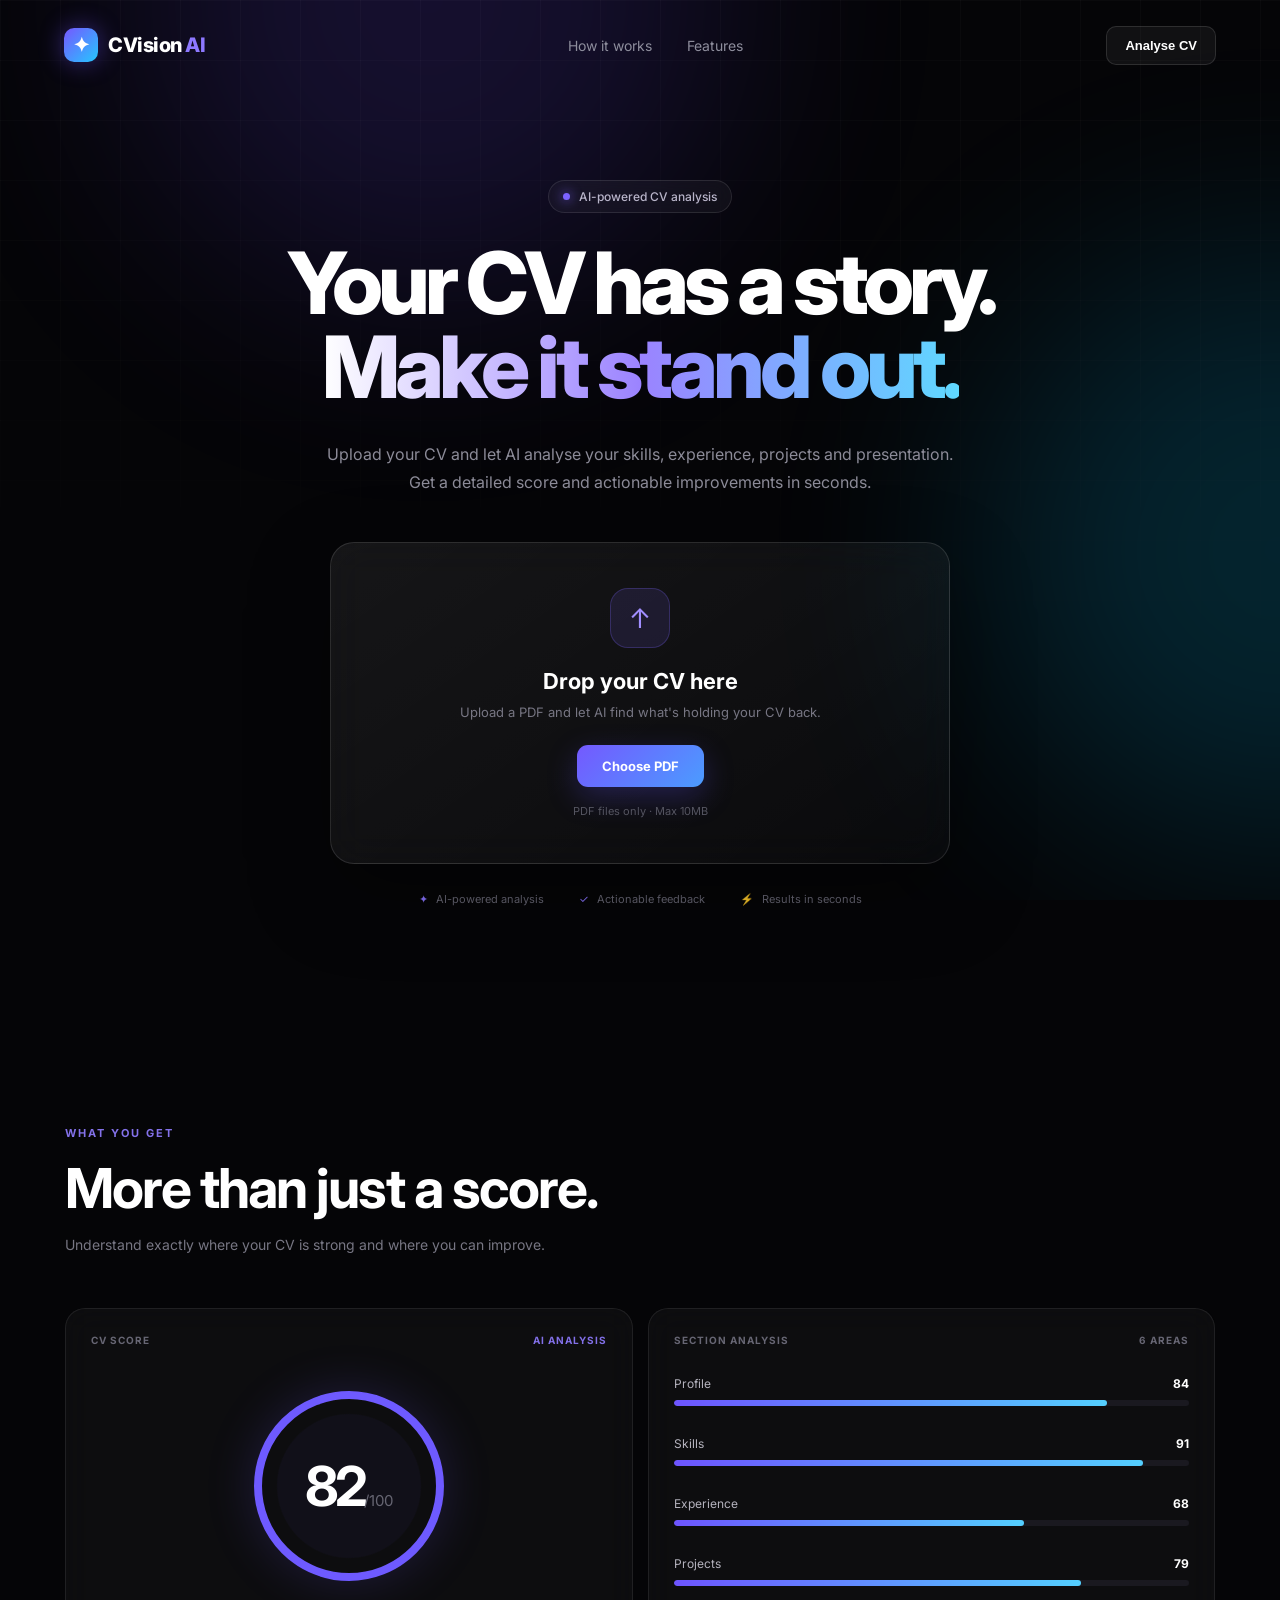
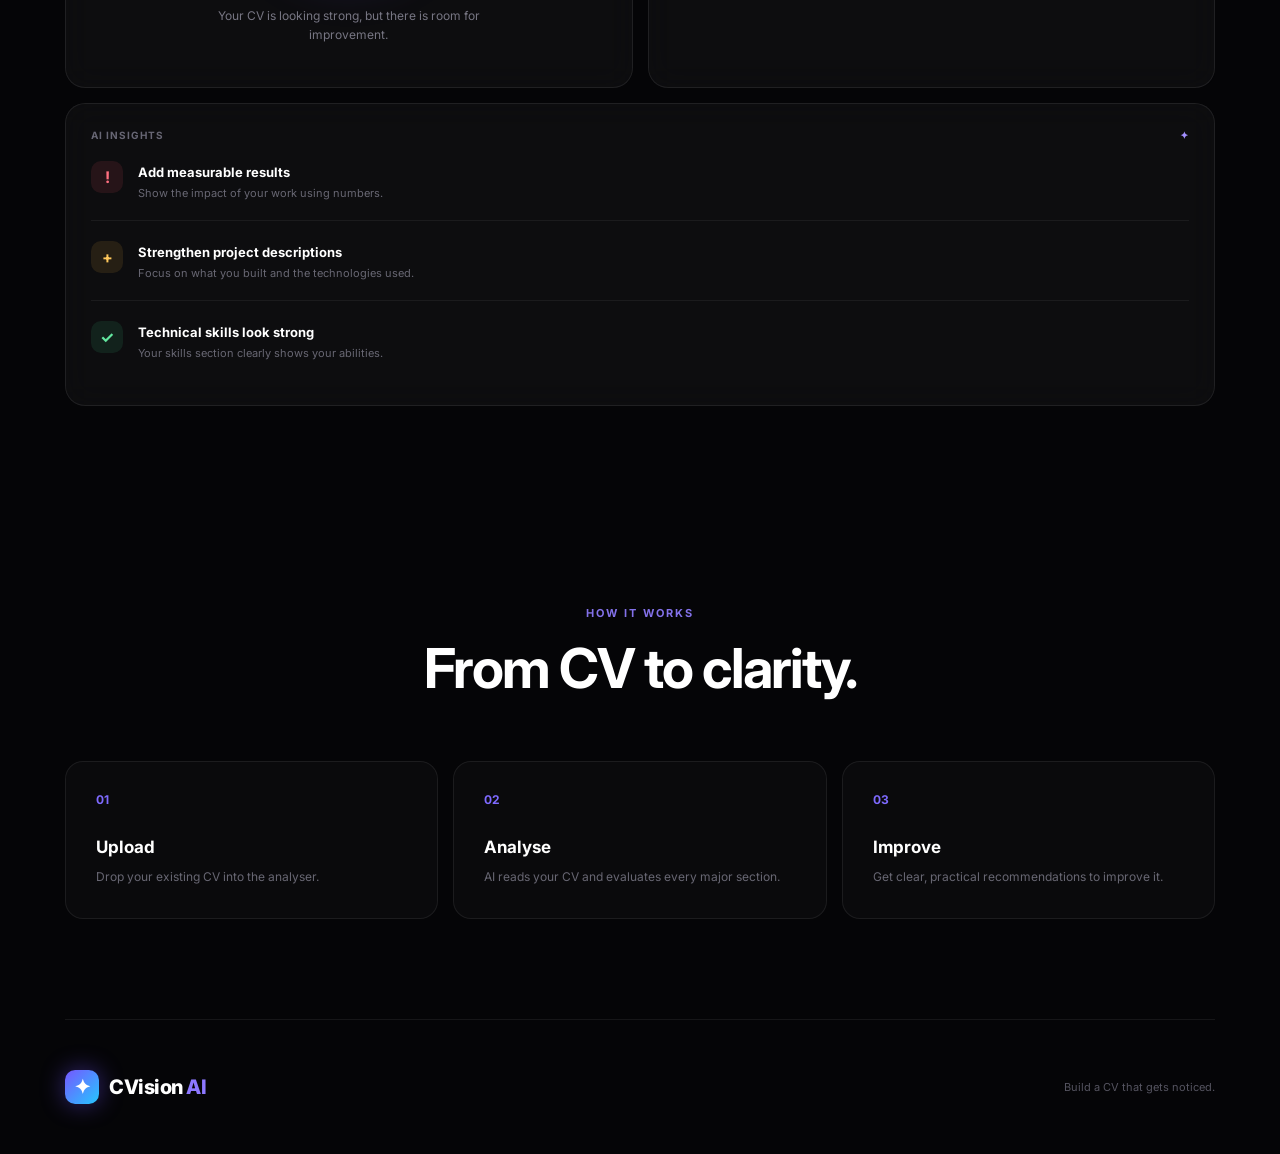
<file: index.html>
<!DOCTYPE html>
<html lang="en">
<head>
    <meta charset="UTF-8">
    <meta name="viewport" content="width=device-width, initial-scale=1.0">

    <title>CVision AI | AI Resume Analyzer</title>

    <link rel="stylesheet" href="style.css">

    <link rel="preconnect" href="https://fonts.googleapis.com">
    <link rel="preconnect" href="https://fonts.gstatic.com" crossorigin>
    <link href="https://fonts.googleapis.com/css2?family=Inter:wght@400;500;600;700;800&display=swap" rel="stylesheet">
</head>

<body>

    <!-- Background effects -->
    <div class="background">
        <div class="glow glow-one"></div>
        <div class="glow glow-two"></div>
        <div class="grid"></div>
    </div>


    <!-- Navigation -->
    <nav class="navbar">

        <div class="logo">
            <div class="logo-icon">✦</div>
            <span>CVision<span class="logo-ai"> AI</span></span>
        </div>

        <div class="nav-links">
            <a href="#how">How it works</a>
            <a href="#features">Features</a>
        </div>

        <button class="nav-button">
            Analyse CV
        </button>

    </nav>


    <!-- Hero -->
    <main class="hero">

        <div class="badge">
            <span class="pulse"></span>
            AI-powered CV analysis
        </div>

        <h1>
            Your CV has a story.
            <br>
            <span>Make it stand out.</span>
        </h1>

        <p class="hero-text">
            Upload your CV and let AI analyse your skills, experience,
            projects and presentation. Get a detailed score and
            actionable improvements in seconds.
        </p>


        <!-- Upload Card -->
        <div class="upload-card">

            <div class="upload-icon">
                ↑
            </div>

            <h2>Drop your CV here</h2>

            <p>
                Upload a PDF and let AI find what's holding your CV back.
            </p>

            <label for="cv-upload" class="upload-button">
                Choose PDF
            </label>

            <input
                type="file"
                id="cv-upload"
                accept=".pdf"
                hidden
            >

            <div class="file-info">
                PDF files only · Max 10MB
            </div>

        </div>


        <!-- Trust text -->
        <div class="trust">

            <div class="trust-item">
                <span>✦</span>
                AI-powered analysis
            </div>

            <div class="trust-item">
                <span>✓</span>
                Actionable feedback
            </div>

            <div class="trust-item">
                <span>⚡</span>
                Results in seconds
            </div>

        </div>

    </main>


    <!-- Preview section -->
    <section class="preview" id="features">

        <div class="section-label">
            WHAT YOU GET
        </div>

        <h2>
            More than just a score.
        </h2>

        <p class="section-text">
            Understand exactly where your CV is strong and where
            you can improve.
        </p>


        <div class="dashboard-preview">

            <!-- Score -->
            <div class="score-card">

                <div class="card-top">
                    <span>CV SCORE</span>
                    <span class="status">AI ANALYSIS</span>
                </div>

                <div class="score-circle">

                    <div class="score-inner">
                        <strong>82</strong>
                        <span>/100</span>
                    </div>

                </div>

                <p class="score-description">
                    Your CV is looking strong, but there is room
                    for improvement.
                </p>

            </div>


            <!-- Section scores -->
            <div class="analysis-card">

                <div class="card-top">
                    <span>SECTION ANALYSIS</span>
                    <span>6 AREAS</span>
                </div>

                <div class="metric">
                    <div>
                        <span>Profile</span>
                        <strong>84</strong>
                    </div>
                    <div class="bar">
                        <div style="width:84%"></div>
                    </div>
                </div>

                <div class="metric">
                    <div>
                        <span>Skills</span>
                        <strong>91</strong>
                    </div>
                    <div class="bar">
                        <div style="width:91%"></div>
                    </div>
                </div>

                <div class="metric">
                    <div>
                        <span>Experience</span>
                        <strong>68</strong>
                    </div>
                    <div class="bar">
                        <div style="width:68%"></div>
                    </div>
                </div>

                <div class="metric">
                    <div>
                        <span>Projects</span>
                        <strong>79</strong>
                    </div>
                    <div class="bar">
                        <div style="width:79%"></div>
                    </div>
                </div>

            </div>


            <!-- Improvements -->
            <div class="improvement-card">

                <div class="card-top">
                    <span>AI INSIGHTS</span>
                    <span class="sparkle">✦</span>
                </div>

                <div class="insight">
                    <div class="insight-icon red">!</div>

                    <div>
                        <strong>Add measurable results</strong>
                        <p>
                            Show the impact of your work using numbers.
                        </p>
                    </div>
                </div>

                <div class="insight">
                    <div class="insight-icon yellow">+</div>

                    <div>
                        <strong>Strengthen project descriptions</strong>
                        <p>
                            Focus on what you built and the technologies used.
                        </p>
                    </div>
                </div>

                <div class="insight">
                    <div class="insight-icon green">✓</div>

                    <div>
                        <strong>Technical skills look strong</strong>
                        <p>
                            Your skills section clearly shows your abilities.
                        </p>
                    </div>
                </div>

            </div>

        </div>

    </section>


    <!-- How it works -->
    <section class="how" id="how">

        <div class="section-label">
            HOW IT WORKS
        </div>

        <h2>
            From CV to clarity.
        </h2>

        <div class="steps">

            <div class="step">
                <div class="step-number">01</div>
                <h3>Upload</h3>
                <p>
                    Drop your existing CV into the analyser.
                </p>
            </div>

            <div class="step">
                <div class="step-number">02</div>
                <h3>Analyse</h3>
                <p>
                    AI reads your CV and evaluates every major section.
                </p>
            </div>

            <div class="step">
                <div class="step-number">03</div>
                <h3>Improve</h3>
                <p>
                    Get clear, practical recommendations to improve it.
                </p>
            </div>

        </div>

    </section>


    <!-- Footer -->
    <footer>

        <div class="logo">
            <div class="logo-icon">✦</div>
            <span>CVision<span class="logo-ai"> AI</span></span>
        </div>

        <p>
            Build a CV that gets noticed.
        </p>

    </footer>

<script src="script.js"></script>
</body>
</html>
</file>
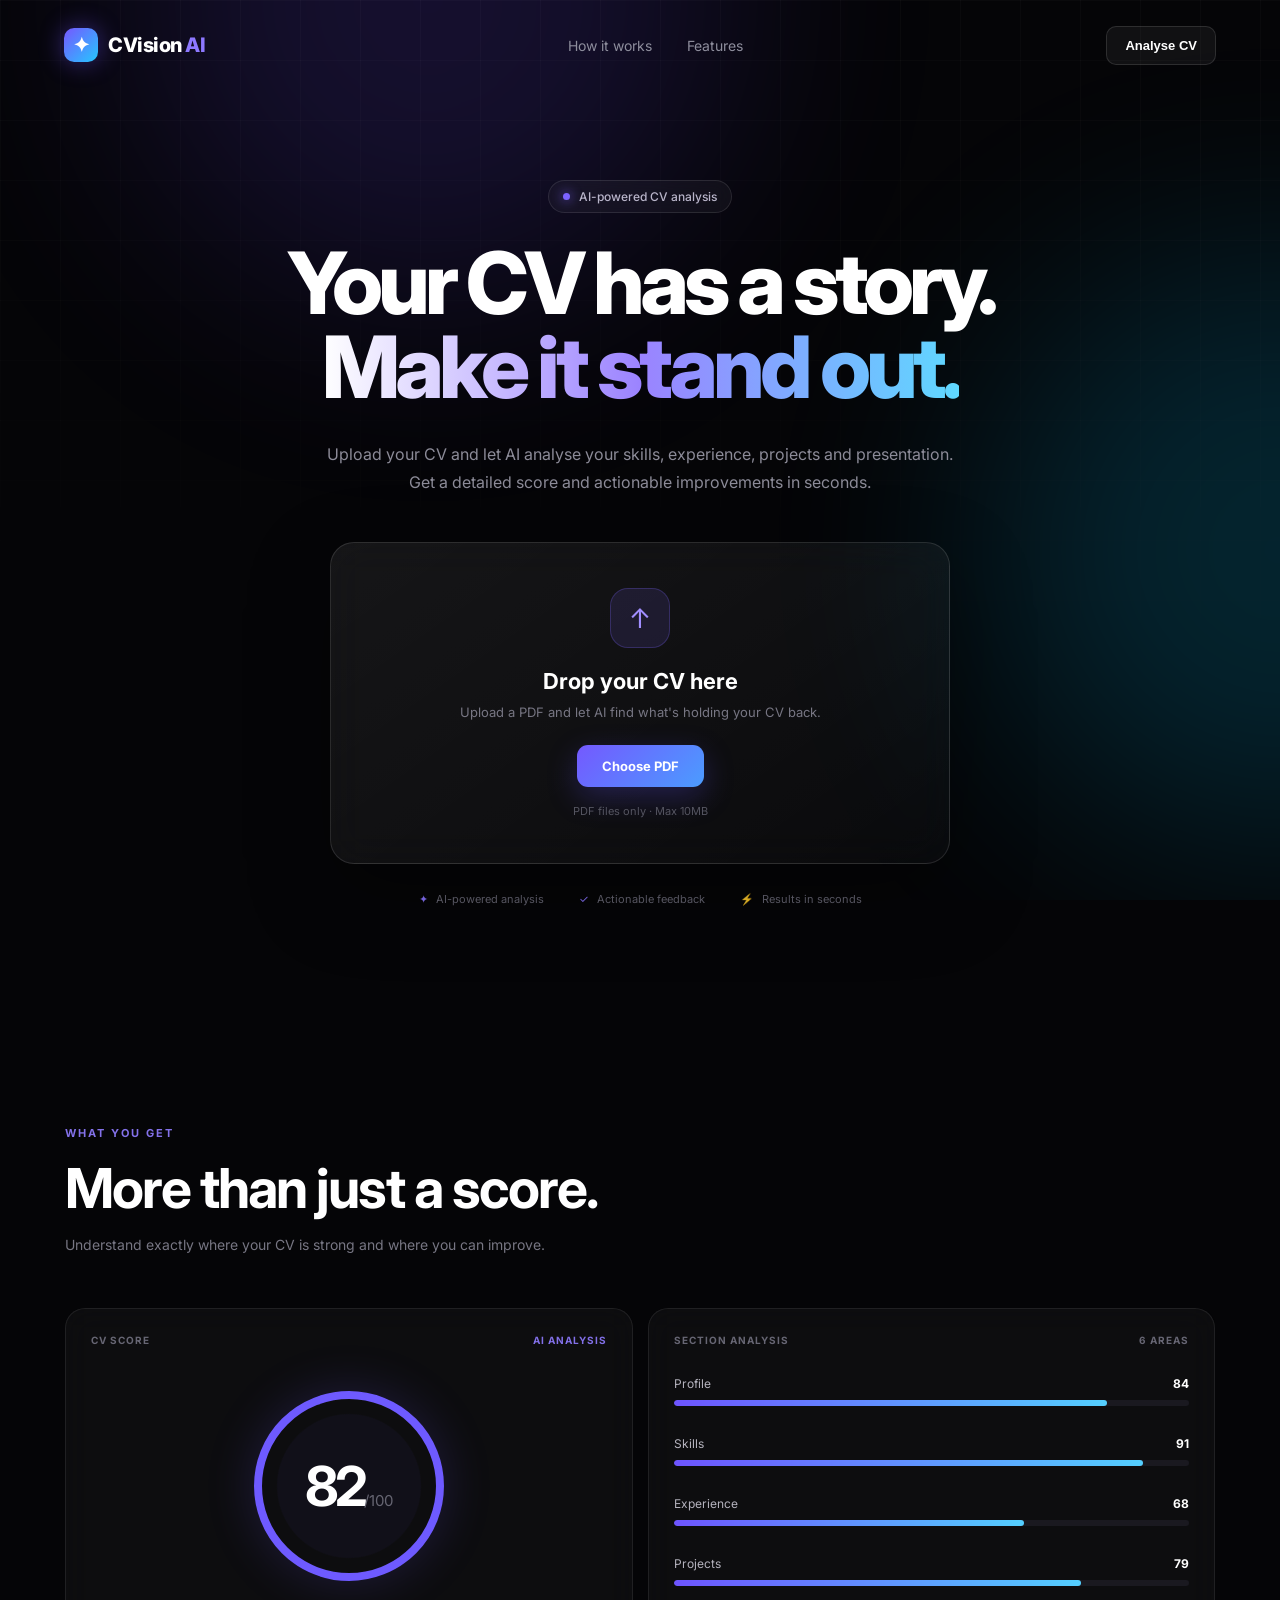
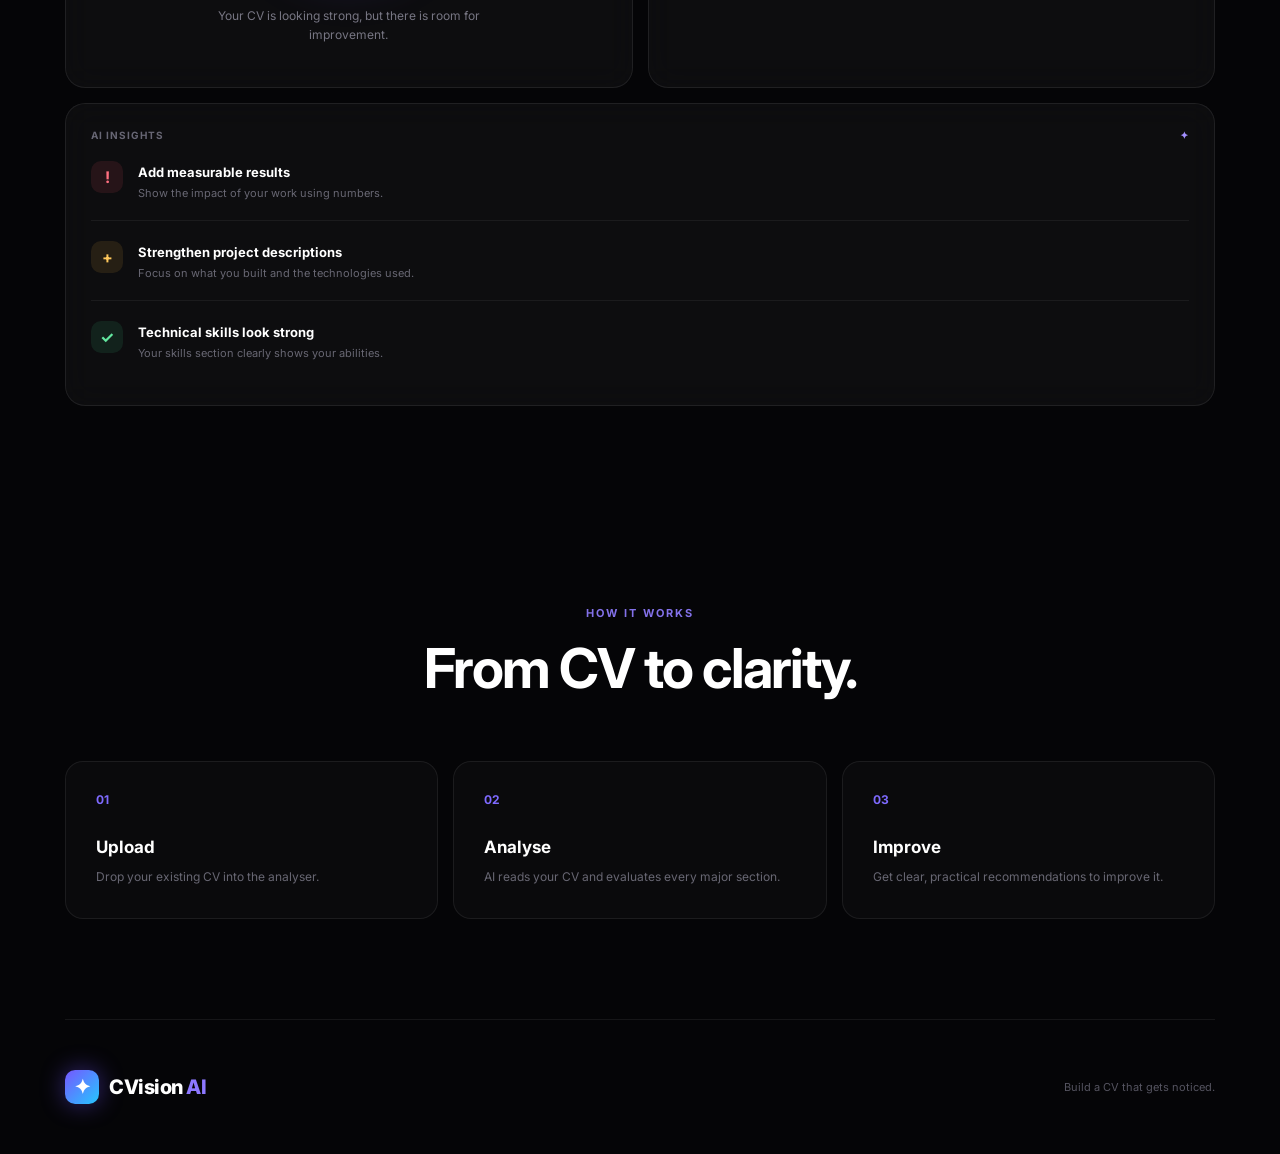
<file: results.html>
<!DOCTYPE html>
<html lang="en">

<head>

    <meta charset="UTF-8">

    <meta
        name="viewport"
        content="width=device-width, initial-scale=1.0"
    >

    <title>CVision AI | CV Results</title>

    <link
        rel="stylesheet"
        href="results.css"
    >

    <link rel="preconnect" href="https://fonts.googleapis.com">

    <link
        rel="preconnect"
        href="https://fonts.gstatic.com"
        crossorigin
    >

    <link
        href="https://fonts.googleapis.com/css2?family=Inter:wght@400;500;600;700;800&display=swap"
        rel="stylesheet"
    >

</head>


<body>


    <!-- Background effects -->

    <div class="background-glow glow-one"></div>
    <div class="background-glow glow-two"></div>



    <!-- Navigation -->

    <nav class="navbar">

        <div class="logo">

            <span class="logo-icon">
                ✦
            </span>

            CVision<span>AI</span>

        </div>


        <button
            class="new-analysis"
            onclick="newAnalysis()"
        >
            Analyse Another CV
        </button>

    </nav>



    <!-- Main content -->

    <main class="results-container">


        <!-- Header -->

        <section class="results-header">

            <p class="eyebrow">
                ✦ AI CV ANALYSIS
            </p>

            <h1>
                Your CV has been
                <span>analysed.</span>
            </h1>

            <p class="subtitle">
                Here's how your CV performs across the key areas recruiters look for.
            </p>

        </section>



        <!-- Top cards -->

        <section class="top-grid">


            <!-- Overall score -->

            <div class="score-card">

                <div class="card-label">
                    OVERALL CV SCORE
                </div>


                <div class="score-wrapper">

                    <div class="score-circle">

                        <div class="score-ring"></div>


                        <div class="score-inner">

                            <strong id="overallScore">
                                0
                            </strong>

                            <span>
                                /100
                            </span>

                        </div>

                    </div>

                </div>


                <h2 id="scoreMessage">
                    Analysing...
                </h2>


                <p>
                    Based on your CV content, structure and presentation.
                </p>

            </div>



            <!-- Section performance -->

            <div class="performance-card">

                <div class="card-heading">

                    <div>

                        <div class="card-label">
                            PERFORMANCE
                        </div>

                        <h2>
                            Section breakdown
                        </h2>

                    </div>


                    <span class="mini-icon">
                        ↗
                    </span>

                </div>



                <div class="metrics">


                    <!-- Profile -->

                    <div class="metric">

                        <div class="metric-info">

                            <span>
                                Profile
                            </span>

                            <strong id="profileScore">
                                0
                            </strong>

                        </div>


                        <div class="progress">

                            <div id="profileBar"></div>

                        </div>

                    </div>



                    <!-- Skills -->

                    <div class="metric">

                        <div class="metric-info">

                            <span>
                                Skills
                            </span>

                            <strong id="skillsScore">
                                0
                            </strong>

                        </div>


                        <div class="progress">

                            <div id="skillsBar"></div>

                        </div>

                    </div>



                    <!-- Experience -->

                    <div class="metric">

                        <div class="metric-info">

                            <span>
                                Experience
                            </span>

                            <strong id="experienceScore">
                                0
                            </strong>

                        </div>


                        <div class="progress">

                            <div id="experienceBar"></div>

                        </div>

                    </div>



                    <!-- Projects -->

                    <div class="metric">

                        <div class="metric-info">

                            <span>
                                Projects
                            </span>

                            <strong id="projectsScore">
                                0
                            </strong>

                        </div>


                        <div class="progress">

                            <div id="projectsBar"></div>

                        </div>

                    </div>



                    <!-- Education -->

                    <div class="metric">

                        <div class="metric-info">

                            <span>
                                Education
                            </span>

                            <strong id="educationScore">
                                0
                            </strong>

                        </div>


                        <div class="progress">

                            <div id="educationBar"></div>

                        </div>

                    </div>



                    <!-- Formatting -->

                    <div class="metric">

                        <div class="metric-info">

                            <span>
                                Formatting
                            </span>

                            <strong id="formattingScore">
                                0
                            </strong>

                        </div>


                        <div class="progress">

                            <div id="formattingBar"></div>

                        </div>

                    </div>


                </div>

            </div>

        </section>



        <!-- Visual graph -->

        <section class="graph-card">


            <div class="graph-header">

                <div>

                    <div class="card-label">
                        CV PERFORMANCE
                    </div>

                    <h2>
                        Where your CV stands
                    </h2>

                </div>


                <div class="graph-badge">
                    AI ANALYSIS
                </div>

            </div>



            <div class="bar-chart">


                <!-- Profile -->

                <div class="chart-item">

                    <span>
                        Profile
                    </span>


                    <div class="chart-track">

                        <div
                            class="chart-bar"
                            id="chartProfile"
                        ></div>

                    </div>


                    <strong id="chartProfileValue">
                        0
                    </strong>

                </div>



                <!-- Skills -->

                <div class="chart-item">

                    <span>
                        Skills
                    </span>


                    <div class="chart-track">

                        <div
                            class="chart-bar"
                            id="chartSkills"
                        ></div>

                    </div>


                    <strong id="chartSkillsValue">
                        0
                    </strong>

                </div>



                <!-- Experience -->

                <div class="chart-item">

                    <span>
                        Experience
                    </span>


                    <div class="chart-track">

                        <div
                            class="chart-bar"
                            id="chartExperience"
                        ></div>

                    </div>


                    <strong id="chartExperienceValue">
                        0
                    </strong>

                </div>



                <!-- Projects -->

                <div class="chart-item">

                    <span>
                        Projects
                    </span>


                    <div class="chart-track">

                        <div
                            class="chart-bar"
                            id="chartProjects"
                        ></div>

                    </div>


                    <strong id="chartProjectsValue">
                        0
                    </strong>

                </div>



                <!-- Education -->

                <div class="chart-item">

                    <span>
                        Education
                    </span>


                    <div class="chart-track">

                        <div
                            class="chart-bar"
                            id="chartEducation"
                        ></div>

                    </div>


                    <strong id="chartEducationValue">
                        0
                    </strong>

                </div>



                <!-- Formatting -->

                <div class="chart-item">

                    <span>
                        Formatting
                    </span>


                    <div class="chart-track">

                        <div
                            class="chart-bar"
                            id="chartFormatting"
                        ></div>

                    </div>


                    <strong id="chartFormattingValue">
                        0
                    </strong>

                </div>


            </div>

        </section>



        <!-- AI improvements -->

        <section class="insights-section">


            <div class="section-heading">

                <div class="card-label">
                    ✦ AI INSIGHTS
                </div>


                <h2>
                    What you should improve
                </h2>


                <p>
                    Specific recommendations generated from your CV.
                </p>

            </div>



            <div class="insights-grid">


                <!-- Improvement 1 -->

                <div class="insight-card">

                    <div class="insight-number">
                        01
                    </div>


                    <div class="insight-icon">
                        ✦
                    </div>


                    <p id="improvement1">
                        Loading improvement...
                    </p>

                </div>



                <!-- Improvement 2 -->

                <div class="insight-card">

                    <div class="insight-number">
                        02
                    </div>


                    <div class="insight-icon">
                        ↗
                    </div>


                    <p id="improvement2">
                        Loading improvement...
                    </p>

                </div>



                <!-- Improvement 3 -->

                <div class="insight-card">

                    <div class="insight-number">
                        03
                    </div>


                    <div class="insight-icon">
                        ◆
                    </div>


                    <p id="improvement3">
                        Loading improvement...
                    </p>

                </div>


            </div>

        </section>



        <!-- Improve CV -->

        <section class="improve-card">


            <div>

                <div class="card-label">
                    NEXT STEP
                </div>


                <h2>
                    Ready to improve your CV?
                </h2>


                <p>
                    Let AI improve your grammar, wording, structure and presentation while preserving your original information.
                </p>

            </div>


            <button
                class="improve-button"
                id="improveButton"
            >
                ✦ Improve My CV
            </button>


        </section>


    </main>



    <!-- JavaScript -->

    <script src="results.js"></script>


</body>

</html>
</file>
<file: style.css>
* {
    margin: 0;
    padding: 0;
    box-sizing: border-box;
}

html {
    scroll-behavior: smooth;
}

body {
    font-family: "Inter", sans-serif;
    background: #050507;
    color: #ffffff;
    overflow-x: hidden;
}


/* =========================
   BACKGROUND
========================= */

.background {
    position: fixed;
    inset: 0;
    z-index: -1;
    overflow: hidden;
    pointer-events: none;
}

.grid {
    position: absolute;
    inset: 0;

    background-image:
        linear-gradient(rgba(255,255,255,0.025) 1px, transparent 1px),
        linear-gradient(90deg, rgba(255,255,255,0.025) 1px, transparent 1px);

    background-size: 60px 60px;

    mask-image: linear-gradient(
        to bottom,
        black 0%,
        transparent 75%
    );
}

.glow {
    position: absolute;
    width: 600px;
    height: 600px;
    border-radius: 50%;

    filter: blur(120px);
    opacity: 0.16;
}

.glow-one {
    background: #6d4aff;
    top: -300px;
    left: 10%;
}

.glow-two {
    background: #00c6ff;
    top: 250px;
    right: -300px;
}


/* =========================
   NAVBAR
========================= */

.navbar {
    width: min(1200px, 90%);
    margin: auto;

    height: 90px;

    display: flex;
    align-items: center;
    justify-content: space-between;
}

.logo {
    display: flex;
    align-items: center;
    gap: 10px;

    font-size: 20px;
    font-weight: 800;
    letter-spacing: -0.5px;
}

.logo-icon {
    width: 34px;
    height: 34px;

    display: flex;
    align-items: center;
    justify-content: center;

    border-radius: 10px;

    background: linear-gradient(
        135deg,
        #7657ff,
        #25c7ff
    );

    box-shadow:
        0 0 25px rgba(110, 80, 255, 0.45);
}

.logo-ai {
    color: #8d78ff;
}

.nav-links {
    display: flex;
    gap: 35px;
}

.nav-links a {
    color: #8e8e9d;
    text-decoration: none;
    font-size: 14px;

    transition: 0.3s;
}

.nav-links a:hover {
    color: white;
}

.nav-button {
    border: 1px solid rgba(255,255,255,0.12);

    background: rgba(255,255,255,0.05);

    color: white;

    padding: 11px 18px;

    border-radius: 10px;

    font-size: 13px;
    font-weight: 600;

    cursor: pointer;

    transition: 0.3s;
}

.nav-button:hover {
    background: rgba(255,255,255,0.1);
    border-color: rgba(255,255,255,0.25);
}


/* =========================
   HERO
========================= */

.hero {
    width: min(950px, 90%);
    margin: auto;

    text-align: center;

    padding-top: 90px;
    padding-bottom: 120px;
}

.badge {
    display: inline-flex;
    align-items: center;
    gap: 9px;

    padding: 8px 14px;

    border: 1px solid rgba(255,255,255,0.1);

    background: rgba(255,255,255,0.04);

    border-radius: 100px;

    color: #b9b5ca;

    font-size: 12px;
    font-weight: 500;

    backdrop-filter: blur(10px);
}

.pulse {
    width: 7px;
    height: 7px;

    background: #7c63ff;

    border-radius: 50%;

    box-shadow: 0 0 12px #7c63ff;
}

.hero h1 {
    margin-top: 28px;

    font-size: clamp(48px, 7vw, 86px);

    line-height: 0.98;

    letter-spacing: -5px;

    font-weight: 800;
}

.hero h1 span {
    background: linear-gradient(
        90deg,
        #ffffff,
        #9b83ff,
        #5fd8ff
    );

    -webkit-background-clip: text;
    background-clip: text;

    color: transparent;
}

.hero-text {
    max-width: 650px;

    margin: 30px auto 45px;

    color: #8c8b98;

    font-size: 16px;
    line-height: 1.8;
}


/* =========================
   UPLOAD CARD
========================= */

.upload-card {
    width: min(620px, 100%);

    margin: auto;

    padding: 45px 30px;

    border: 1px solid rgba(255,255,255,0.12);

    border-radius: 24px;

    background:
        linear-gradient(
            145deg,
            rgba(255,255,255,0.07),
            rgba(255,255,255,0.025)
        );

    backdrop-filter: blur(20px);

    box-shadow:
        0 30px 80px rgba(0,0,0,0.35);

    transition: 0.4s;
}

.upload-card:hover {
    border-color: rgba(139,115,255,0.45);

    transform: translateY(-5px);

    box-shadow:
        0 30px 90px rgba(90,70,255,0.12);
}

.upload-icon {
    width: 60px;
    height: 60px;

    margin: auto auto 20px;

    display: flex;
    align-items: center;
    justify-content: center;

    border-radius: 18px;

    background: rgba(124,99,255,0.12);

    border: 1px solid rgba(124,99,255,0.25);

    color: #a18eff;

    font-size: 27px;
}

.upload-card h2 {
    font-size: 22px;
    margin-bottom: 10px;
}

.upload-card p {
    color: #777683;

    font-size: 13px;

    margin-bottom: 25px;
}

.upload-button {
    display: inline-block;

    padding: 13px 25px;

    border-radius: 11px;

    background: linear-gradient(
        135deg,
        #7459ff,
        #4b9cff
    );

    color: white;

    font-size: 13px;
    font-weight: 700;

    cursor: pointer;

    box-shadow:
        0 10px 30px rgba(94,81,255,0.25);

    transition: 0.3s;
}

.upload-button:hover {
    transform: translateY(-2px);

    box-shadow:
        0 15px 35px rgba(94,81,255,0.4);
}

.file-info {
    margin-top: 17px;

    color: #555561;

    font-size: 11px;
}


/* =========================
   TRUST
========================= */

.trust {
    display: flex;
    justify-content: center;
    gap: 35px;

    margin-top: 28px;
}

.trust-item {
    color: #666572;

    font-size: 11px;
}

.trust-item span {
    color: #8974ff;
    margin-right: 5px;
}


/* =========================
   SECTIONS
========================= */

.preview,
.how {
    width: min(1150px, 90%);
    margin: auto;

    padding: 100px 0;
}

.section-label {
    color: #8371e9;

    font-size: 11px;
    font-weight: 700;

    letter-spacing: 2px;

    margin-bottom: 15px;
}

.preview h2,
.how h2 {
    font-size: clamp(35px, 5vw, 55px);

    letter-spacing: -2px;
}

.section-text {
    margin-top: 15px;

    color: #777683;

    font-size: 14px;
}


/* =========================
   DASHBOARD
========================= */

.dashboard-preview {
    display: grid;

    grid-template-columns: 1fr 1fr;

    gap: 15px;

    margin-top: 55px;
}

.score-card,
.analysis-card,
.improvement-card {
    border: 1px solid rgba(255,255,255,0.08);

    background: rgba(255,255,255,0.035);

    border-radius: 20px;

    padding: 25px;

    backdrop-filter: blur(15px);
}

.score-card {
    min-height: 380px;

    display: flex;
    flex-direction: column;
    align-items: center;
}

.card-top {
    width: 100%;

    display: flex;
    justify-content: space-between;

    color: #676674;

    font-size: 10px;
    font-weight: 700;

    letter-spacing: 1px;
}

.status {
    color: #8270e8;
}

.score-circle {
    width: 190px;
    height: 190px;

    margin: 45px 0 25px;

    border-radius: 50%;

    display: flex;
    align-items: center;
    justify-content: center;

    background:
        radial-gradient(
            circle,
            #111019 58%,
            transparent 59%
        );

    border: 8px solid #6e5aff;

    box-shadow:
        0 0 50px rgba(110,90,255,0.18);
}

.score-inner {
    display: flex;
    align-items: baseline;
}

.score-inner strong {
    font-size: 55px;
    letter-spacing: -4px;
}

.score-inner span {
    color: #666572;
    font-size: 15px;
}

.score-description {
    max-width: 280px;

    text-align: center;

    color: #777683;

    font-size: 12px;
    line-height: 1.6;
}


/* =========================
   METRICS
========================= */

.analysis-card {
    min-height: 380px;
}

.metric {
    margin-top: 30px;
}

.metric > div:first-child {
    display: flex;
    justify-content: space-between;

    color: #b4b2bd;

    font-size: 12px;

    margin-bottom: 9px;
}

.metric strong {
    color: white;
}

.bar {
    width: 100%;
    height: 6px;

    background: #1a1920;

    border-radius: 10px;

    overflow: hidden;
}

.bar div {
    height: 100%;

    border-radius: 10px;

    background: linear-gradient(
        90deg,
        #6d54ff,
        #54cfff
    );
}


/* =========================
   INSIGHTS
========================= */

.improvement-card {
    grid-column: span 2;
}

.sparkle {
    color: #a38fff;
}

.insight {
    display: flex;
    gap: 15px;

    padding: 20px 0;

    border-bottom: 1px solid rgba(255,255,255,0.06);
}

.insight:last-child {
    border-bottom: none;
}

.insight-icon {
    min-width: 32px;
    height: 32px;

    border-radius: 10px;

    display: flex;
    align-items: center;
    justify-content: center;

    font-weight: 700;
}

.red {
    background: rgba(255,80,100,0.1);
    color: #ff7080;
}

.yellow {
    background: rgba(255,190,60,0.1);
    color: #ffc85c;
}

.green {
    background: rgba(60,220,140,0.1);
    color: #63e7a0;
}

.insight strong {
    font-size: 13px;
}

.insight p {
    margin-top: 5px;

    color: #686773;

    font-size: 11px;
}


/* =========================
   HOW IT WORKS
========================= */

.how {
    text-align: center;
}

.steps {
    display: grid;

    grid-template-columns: repeat(3, 1fr);

    gap: 15px;

    margin-top: 60px;
}

.step {
    text-align: left;

    padding: 30px;

    border: 1px solid rgba(255,255,255,0.07);

    border-radius: 18px;

    background: rgba(255,255,255,0.025);
}

.step-number {
    color: #7e6aff;

    font-size: 12px;
    font-weight: 700;

    margin-bottom: 30px;
}

.step h3 {
    font-size: 17px;

    margin-bottom: 10px;
}

.step p {
    color: #686773;

    font-size: 12px;

    line-height: 1.7;
}


/* =========================
   FOOTER
========================= */

footer {
    width: min(1150px, 90%);

    margin: auto;

    padding: 50px 0;

    border-top: 1px solid rgba(255,255,255,0.07);

    display: flex;
    justify-content: space-between;
    align-items: center;
}

footer p {
    color: #555460;
    font-size: 11px;
}


/* =========================
   RESPONSIVE
========================= */

@media (max-width: 700px) {

    .nav-links {
        display: none;
    }

    .hero {
        padding-top: 60px;
    }

    .hero h1 {
        letter-spacing: -3px;
    }

    .trust {
        flex-direction: column;
        gap: 10px;
    }

    .dashboard-preview {
        grid-template-columns: 1fr;
    }

    .improvement-card {
        grid-column: span 1;
    }

    .steps {
        grid-template-columns: 1fr;
    }

    footer {
        flex-direction: column;
        gap: 20px;
    }
}
</file>
<file: results.css>
* {
    margin: 0;
    padding: 0;
    box-sizing: border-box;
}

body {
    font-family: "Inter", sans-serif;
    background: #050507;
    color: white;
    min-height: 100vh;
    overflow-x: hidden;
}


/* Background */

.background-glow {
    position: fixed;
    width: 500px;
    height: 500px;
    border-radius: 50%;
    filter: blur(150px);
    opacity: 0.15;
    pointer-events: none;
}

.glow-one {
    background: #6d5dfc;
    top: -200px;
    left: -150px;
}

.glow-two {
    background: #00aaff;
    right: -200px;
    top: 400px;
}


/* Navbar */

.navbar {
    height: 80px;
    border-bottom: 1px solid rgba(255, 255, 255, 0.08);

    display: flex;
    align-items: center;
    justify-content: space-between;

    padding: 0 6%;
}

.logo {
    font-size: 20px;
    font-weight: 800;
    letter-spacing: -0.5px;
}

.logo span {
    color: #8b7cff;
}

.logo-icon {
    color: #8b7cff;
    margin-right: 7px;
}

.new-analysis {
    border: 1px solid rgba(255, 255, 255, 0.12);

    background: rgba(255, 255, 255, 0.04);

    color: white;

    padding: 10px 18px;

    border-radius: 10px;

    cursor: pointer;

    transition: 0.3s;
}

.new-analysis:hover {
    background: rgba(255, 255, 255, 0.09);
    transform: translateY(-2px);
}


/* Main */

.results-container {
    width: min(1200px, 90%);
    margin: auto;

    padding: 70px 0 100px;
}


/* Header */

.results-header {
    margin-bottom: 45px;
}

.eyebrow {
    color: #8b7cff;
    font-size: 12px;
    font-weight: 700;
    letter-spacing: 2px;

    margin-bottom: 15px;
}

.results-header h1 {
    font-size: clamp(38px, 5vw, 62px);

    line-height: 1.05;

    letter-spacing: -2.5px;

    margin-bottom: 18px;
}

.results-header h1 span {
    background: linear-gradient(
        90deg,
        #8b7cff,
        #3db9ff
    );

    -webkit-background-clip: text;
    color: transparent;
}

.subtitle {
    color: #8e8e9b;
    max-width: 600px;
    line-height: 1.7;
}


/* Cards */

.top-grid {
    display: grid;

    grid-template-columns: 0.9fr 1.5fr;

    gap: 20px;

    margin-bottom: 20px;
}

.score-card,
.performance-card,
.graph-card,
.insight-card,
.improve-card {
    background: rgba(255, 255, 255, 0.035);

    border: 1px solid rgba(255, 255, 255, 0.08);

    border-radius: 22px;

    backdrop-filter: blur(20px);
}

.score-card {
    padding: 35px;

    text-align: center;

    min-height: 400px;

    display: flex;
    flex-direction: column;
    align-items: center;
    justify-content: center;
}

.card-label {
    color: #777783;

    font-size: 11px;

    letter-spacing: 1.8px;

    font-weight: 700;
}


/* Score circle */

.score-wrapper {
    margin: 30px 0;
}

.score-circle {
    width: 210px;
    height: 210px;

    border-radius: 50%;

    display: flex;
    align-items: center;
    justify-content: center;

    position: relative;

    background:
        conic-gradient(
            #8b7cff 0deg,
            #3db9ff 0deg,
            rgba(255,255,255,0.06) 0deg
        );
}

.score-circle::before {
    content: "";

    position: absolute;

    width: 184px;
    height: 184px;

    background: #08080c;

    border-radius: 50%;
}

.score-inner {
    position: relative;

    display: flex;
    flex-direction: column;

    align-items: center;
}

.score-inner strong {
    font-size: 55px;

    line-height: 1;

    letter-spacing: -3px;
}

.score-inner span {
    color: #777783;

    margin-top: 5px;
}

.score-card h2 {
    font-size: 19px;

    margin-bottom: 8px;
}

.score-card > p {
    color: #777783;

    font-size: 13px;

    line-height: 1.5;

    max-width: 300px;
}


/* Performance */

.performance-card {
    padding: 35px;
}

.card-heading {
    display: flex;
    justify-content: space-between;
    align-items: center;

    margin-bottom: 30px;
}

.card-heading h2,
.graph-header h2,
.section-heading h2 {
    font-size: 22px;
    margin-top: 8px;
}

.mini-icon {
    width: 38px;
    height: 38px;

    border-radius: 10px;

    background: rgba(139, 124, 255, 0.1);

    display: flex;
    align-items: center;
    justify-content: center;

    color: #9c90ff;
}

.metrics {
    display: flex;
    flex-direction: column;

    gap: 21px;
}

.metric-info {
    display: flex;
    justify-content: space-between;

    margin-bottom: 8px;

    font-size: 13px;
}

.metric-info span {
    color: #aaaab5;
}

.metric-info strong {
    color: white;
}

.progress {
    height: 7px;

    background: rgba(255,255,255,0.06);

    border-radius: 20px;

    overflow: hidden;
}

.progress div {
    height: 100%;

    width: 0;

    border-radius: 20px;

    background: linear-gradient(
        90deg,
        #735cff,
        #43bfff
    );

    transition: width 1.3s cubic-bezier(.22,1,.36,1);
}


/* Graph */

.graph-card {
    padding: 35px;

    margin-bottom: 70px;
}

.graph-header {
    display: flex;

    justify-content: space-between;

    align-items: center;

    margin-bottom: 40px;
}

.graph-badge {
    font-size: 10px;

    letter-spacing: 1px;

    color: #9b91ff;

    padding: 8px 12px;

    border-radius: 8px;

    background: rgba(139,124,255,0.1);
}

.bar-chart {
    display: flex;

    flex-direction: column;

    gap: 20px;
}

.chart-item {
    display: grid;

    grid-template-columns: 100px 1fr 40px;

    align-items: center;

    gap: 15px;

    font-size: 13px;
}

.chart-item > span {
    color: #aaaab5;
}

.chart-item strong {
    text-align: right;
}

.chart-track {
    height: 13px;

    background: rgba(255,255,255,0.05);

    border-radius: 20px;

    overflow: hidden;
}

.chart-bar {
    height: 100%;

    width: 0;

    border-radius: 20px;

    background: linear-gradient(
        90deg,
        #735cff,
        #43bfff
    );

    transition: width 1.5s cubic-bezier(.22,1,.36,1);
}


/* Insights */

.insights-section {
    margin-bottom: 60px;
}

.section-heading {
    margin-bottom: 25px;
}

.section-heading > p {
    color: #777783;

    margin-top: 8px;

    font-size: 14px;
}

.insights-grid {
    display: grid;

    grid-template-columns: repeat(3, 1fr);

    gap: 18px;
}

.insight-card {
    padding: 28px;

    min-height: 210px;

    position: relative;

    transition: 0.3s;
}

.insight-card:hover {
    transform: translateY(-5px);

    border-color: rgba(139,124,255,0.3);

    background: rgba(139,124,255,0.06);
}

.insight-number {
    color: #555562;

    font-size: 12px;

    font-weight: 700;
}

.insight-icon {
    margin: 35px 0 20px;

    width: 38px;
    height: 38px;

    border-radius: 10px;

    display: flex;

    align-items: center;
    justify-content: center;

    background: rgba(139,124,255,0.1);

    color: #9b8fff;
}

.insight-card p {
    color: #c3c3cc;

    font-size: 14px;

    line-height: 1.6;
}


/* Improve card */

.improve-card {
    padding: 35px;

    display: flex;

    align-items: center;

    justify-content: space-between;

    gap: 30px;

    background:
        linear-gradient(
            120deg,
            rgba(113,92,255,0.12),
            rgba(50,180,255,0.06)
        );
}

.improve-card h2 {
    margin: 10px 0;

    font-size: 24px;
}

.improve-card p {
    color: #888895;

    font-size: 14px;
}

.improve-button {
    white-space: nowrap;

    border: none;

    color: white;

    font-weight: 700;

    padding: 15px 23px;

    border-radius: 12px;

    cursor: pointer;

    background: linear-gradient(
        90deg,
        #725cff,
        #3daeff
    );

    box-shadow: 0 10px 30px rgba(90,80,255,0.2);

    transition: 0.3s;
}

.improve-button:hover {
    transform: translateY(-3px);

    box-shadow: 0 15px 40px rgba(90,80,255,0.35);
}


/* Responsive */

@media (max-width: 850px) {

    .top-grid {
        grid-template-columns: 1fr;
    }

    .insights-grid {
        grid-template-columns: 1fr;
    }

    .improve-card {
        flex-direction: column;
        align-items: flex-start;
    }

}

@media (max-width: 600px) {

    .navbar {
        padding: 0 5%;
    }

    .results-container {
        width: 92%;

        padding-top: 45px;
    }

    .results-header h1 {
        font-size: 40px;
    }

    .chart-item {
        grid-template-columns: 80px 1fr 35px;

        gap: 8px;
    }

    .score-circle {
        width: 180px;
        height: 180px;
    }

    .score-circle::before {
        width: 158px;
        height: 158px;
    }

}
</file>
